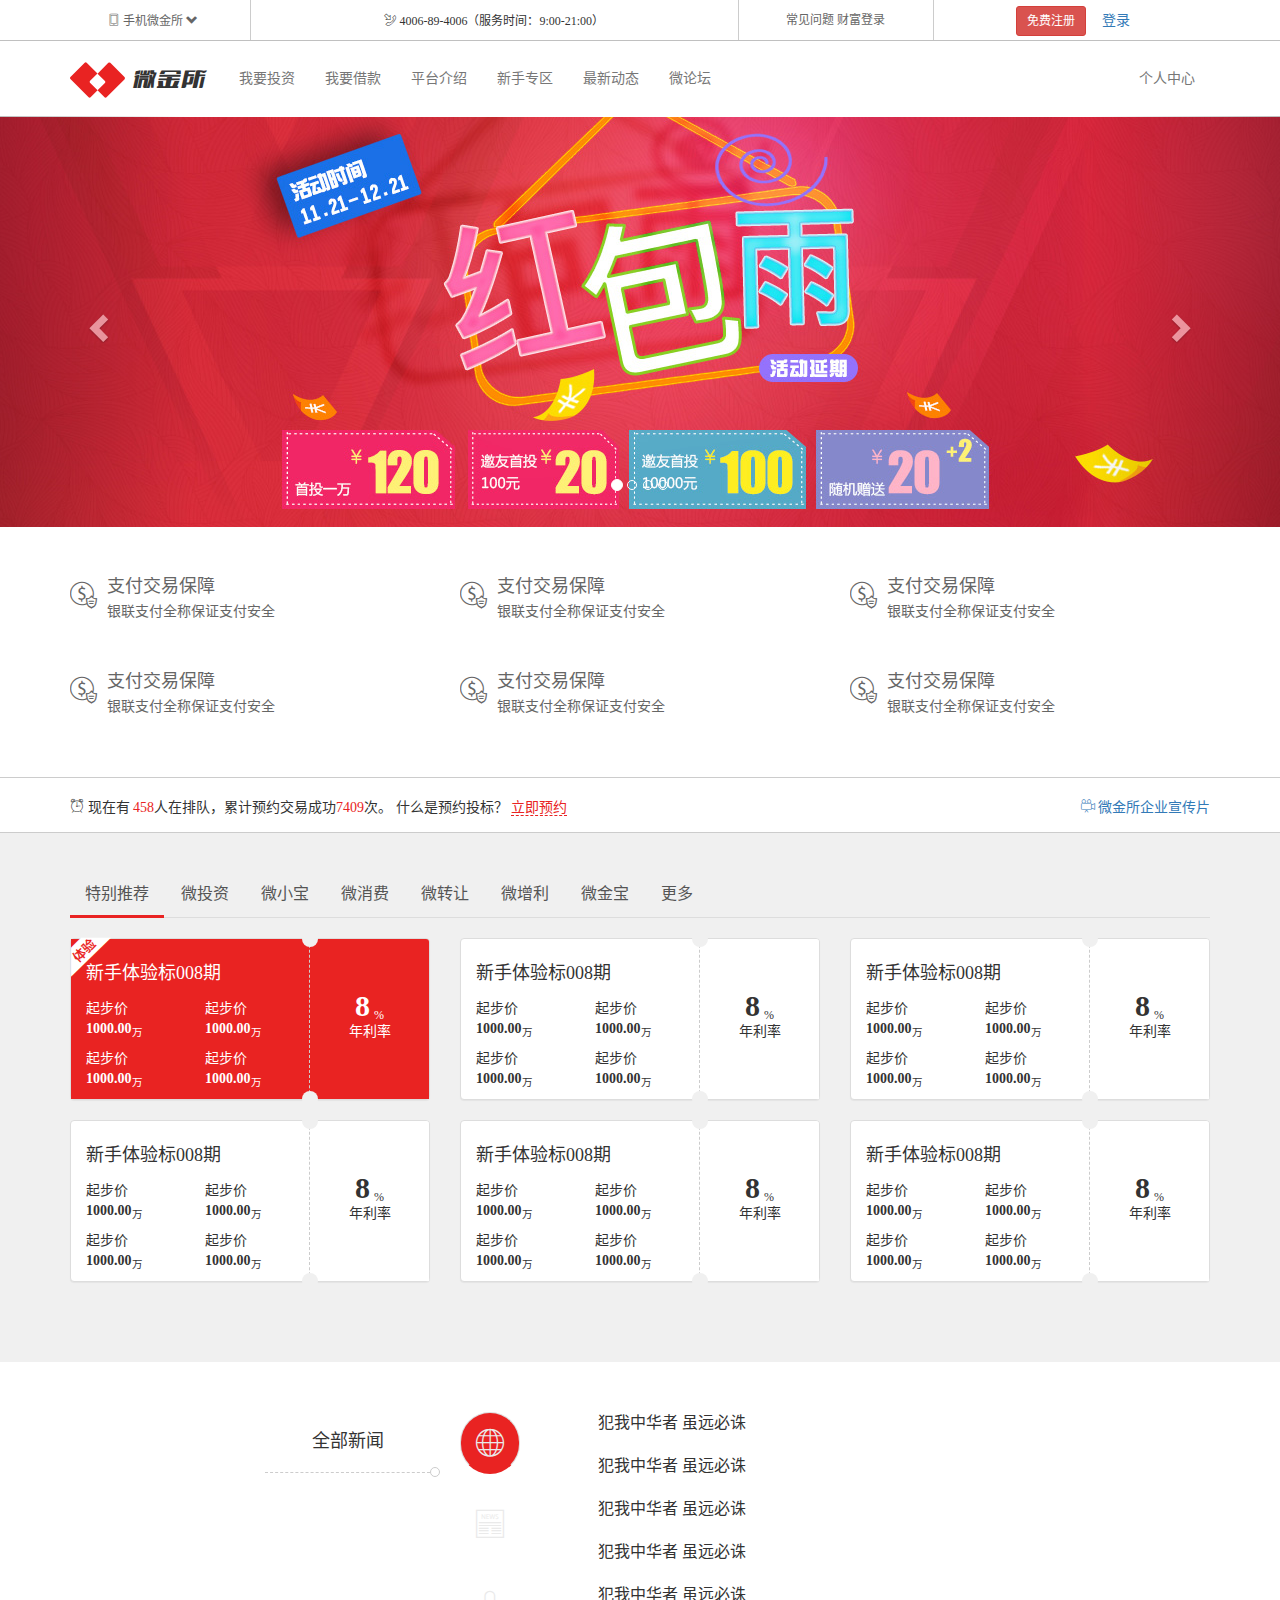
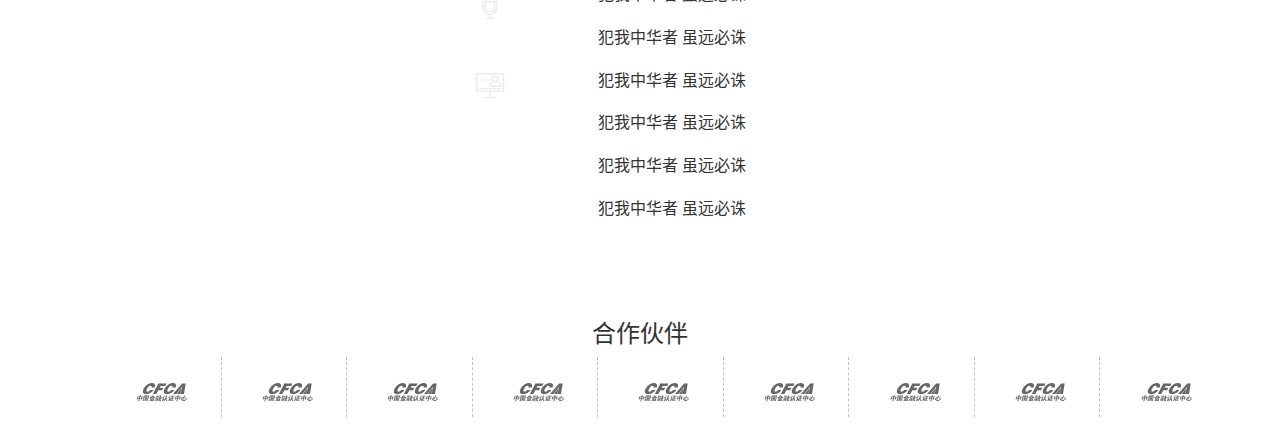
<file: index.html>
<!DOCTYPE html>
<html lang="zh-CN">

<head>
    <meta charset="utf-8">
    <meta http-equiv="X-UA-Compatible" content="IE=edge">
    <meta name="viewport" content="width=device-width, initial-scale=1">
    <!-- 上述3个meta标签*必须*放在最前面，任何其他内容都*必须*跟随其后！ -->
    <title>微金所</title>
    <!-- 引入Bootstrap.css -->
    <link href="lib/bootstrap/css/bootstrap.css" rel="stylesheet">
    <link rel="stylesheet" href="css/index.css">
    <!-- HTML5 shiv and Respond.js for IE8 support of HTML5 elements and media queries -->
    <!-- WARNING: Respond.js doesn't work if you view the page via file:// -->
    <!--[if lt IE 9]>
    <script src="//cdn.bootcss.com/html5shiv/3.7.2/html5shiv.min.js"></script>
    <script src="//cdn.bootcss.com/respond.js/1.4.2/respond.min.js"></script>
    <![endif]-->
</head>

<body>
<!-- 头部开始 -->
<header id="header">
    <div class="topbar hidden-sm hidden-xs">
        <div class="container">
            <div class="row">
                <div class="col-md-2 text-center">
                    <a href="#" class="mobile-link">
                        <i class="icon-mobilephone"></i>
                        <span>手机微金所</span>
                        <i class="glyphicon glyphicon-chevron-down"></i>
                        <img src="img/c_06.jpg">
                    </a>
                </div>
                <div class="col-md-5 text-center">
                    <i class="icon-telephone"></i>
                    <span>4006-89-4006（服务时间：9:00-21:00）</span>
                </div>
                <div class="col-md-2 text-center">
                    <a href="#"><span>常见问题</span></a>
                    <a>
                        <span>财富登录</span>
                    </a>
                </div>
                <div class="col-md-3 text-center">
                    <button type="button" class="btn btn-danger btn-sm">免费注册</button>
                    <button type="button" class="btn btn-link">登录</button>
                </div>
            </div>
        </div>
    </div>
    <nav class="navbar navbar-lyy">
        <div class="container">
            <!-- Brand and toggle get grouped for better mobile display -->
            <div class="navbar-header">
                <button type="button" class="navbar-toggle collapsed" data-toggle="collapse"
                        data-target="#bs-example-navbar-collapse-1" aria-expanded="false">
                    <span class="sr-only">Toggle navigation</span>
                    <span class="icon-bar"></span>
                    <span class="icon-bar"></span>
                    <span class="icon-bar"></span>
                </button>
                <a class="navbar-brand" href="#">
                    <i class="icon-icon"></i>
                    <i class="icon-logo"></i>
                </a>
            </div>
            <!-- Collect the nav links, forms, and other content for toggling -->
            <div class="collapse navbar-collapse" id="bs-example-navbar-collapse-1">
                <ul class="nav navbar-nav">
                    <li>
                        <a href="#">我要投资
                            <!-- <span class="sr-only">(current)</span> -->
                        </a>
                    </li>
                    <li>
                        <a href="#">我要借款</a>
                    </li>
                    <li>
                        <a href="#">平台介绍</a>
                    </li>
                    <li>
                        <a href="#">新手专区</a>
                    </li>
                    <li>
                        <a href="#">最新动态</a>
                    </li>
                    <li>
                        <a href="#">微论坛</a>
                    </li>
                </ul>
                <ul class="nav navbar-nav navbar-right">
                    <li>
                        <a href="#">个人中心</a>
                    </li>
                </ul>
            </div>
            <!-- /.navbar-collapse -->
        </div>
        <!-- /.container-fluid -->
    </nav>
</header>
<!-- 广告轮播 -->
<section id="slide">
    <div id="carousel-example-generic" class="carousel slide" data-ride="carousel">
        <!-- Indicators -->
        <ol class="carousel-indicators">
            <li data-target="#carousel-example-generic" data-slide-to="0" class="active"></li>
            <li data-target="#carousel-example-generic" data-slide-to="1"></li>
            <li data-target="#carousel-example-generic" data-slide-to="2"></li>
            <li data-target="#carousel-example-generic" data-slide-to="3"></li>
        </ol>
        <!-- Wrapper for slides -->
        <div class="carousel-inner" role="listbox">
            <div class="item active" data-large-image="img/slide_01_2000x410.jpg"
                 data-small-image="img/slide_01_640x340.jpg">
                <!-- <img src="img/slide_01_2000x410.jpg">
                <div class="carousel-caption"></div> -->
            </div>
            <div class="item" data-large-image="img/slide_02_2000x410.jpg" data-small-image="img/slide_02_640x340.jpg">
                <!-- <img src="img/slide_01_640x340.jpg"> -->
                <!-- <div class="carousel-caption"></div> -->
            </div>
            <div class="item" data-large-image="img/slide_03_2000x410.jpg" data-small-image="img/slide_03_640x340.jpg">
                <!-- <img src="img/slide_03_2000x410.jpg">
                <div class="carousel-caption"></div> -->
            </div>
            <div class="item" data-large-image="img/slide_04_2000x410.jpg" data-small-image="img/slide_04_640x340.jpg">
                <!-- <img src="img/slide_04_2000x410.jpg">
                <div class="carousel-caption"></div> -->
            </div>
        </div>
        <!-- Controls -->
        <a class="left carousel-control" href="#carousel-example-generic" role="button" data-slide="prev">
            <span class="glyphicon glyphicon-chevron-left" aria-hidden="true"></span>
            <span class="sr-only">Previous</span>
        </a>
        <a class="right carousel-control" href="#carousel-example-generic" role="button" data-slide="next">
            <span class="glyphicon glyphicon-chevron-right" aria-hidden="true"></span>
            <span class="sr-only">Next</span>
        </a>
    </div>
</section>
<!-- 特色介绍 -->
<section id='feature'>
    <div class="container">
        <div class="row">
            <div class="col-md-4 col-sm-6">
                <a href="#">
                    <div class="media">
                        <div class="media-left">
                            <i class="icon-uniE907"></i>
                        </div>
                        <div class="media-body">
                            <h4 class="media-heading">支付交易保障</h4>

                            <p>银联支付全称保证支付安全</p>
                        </div>
                    </div>
                </a>
            </div>
            <div class="col-md-4 col-sm-6">
                <a href="#">
                    <div class="media">
                        <div class="media-left">
                            <i class="icon-uniE907"></i>
                        </div>
                        <div class="media-body">
                            <h4 class="media-heading">支付交易保障</h4>

                            <p>银联支付全称保证支付安全</p>
                        </div>
                    </div>
                </a>
            </div>
            <div class="col-md-4 col-sm-6">
                <a href="#">
                    <div class="media">
                        <div class="media-left">
                            <i class="icon-uniE907"></i>
                        </div>
                        <div class="media-body">
                            <h4 class="media-heading">支付交易保障</h4>

                            <p>银联支付全称保证支付安全</p>
                        </div>
                    </div>
                </a>
            </div>
            <div class="col-md-4 col-sm-6">
                <a href="#">
                    <div class="media">
                        <div class="media-left">
                            <i class="icon-uniE907"></i>
                        </div>
                        <div class="media-body">
                            <h4 class="media-heading">支付交易保障</h4>

                            <p>银联支付全称保证支付安全</p>
                        </div>
                    </div>
                </a>
            </div>
            <div class="col-md-4 col-sm-6">
                <a href="#">
                    <div class="media">
                        <div class="media-left">
                            <i class="icon-uniE907"></i>
                        </div>
                        <div class="media-body">
                            <h4 class="media-heading">支付交易保障</h4>

                            <p>银联支付全称保证支付安全</p>
                        </div>
                    </div>
                </a>
            </div>
            <div class="col-md-4 col-sm-6">
                <a href="#">
                    <div class="media">
                        <div class="media-left">
                            <i class="icon-uniE907"></i>
                        </div>
                        <div class="media-body">
                            <h4 class="media-heading">支付交易保障</h4>

                            <p>银联支付全称保证支付安全</p>
                        </div>
                    </div>
                </a>
            </div>
        </div>
    </div>
</section>
<!-- 立即预约 -->
<section id="booking" class="hidden-xs">
    <div class="container">
        <p class="pull-left">
            <i class="icon-uniE906"></i> 现在有
            <span>458</span>人在排队，累计预约交易成功<span>7409</span>次。 什么是预约投标？
            <a href="#">立即预约</a>
        </p>

        <p class="pull-right">
            <a href="#"><i class="icon-uniE905"></i>
                微金所企业宣传片</a>
        </p>
    </div>
</section>
<!-- 产品推荐 -->
<section id="products">
    <div class="container">
        <!-- Nav tabs -->
        <div class="ul-wapper">
            <ul class="nav nav-tabs" role="tablist">
                <li role="presentation" class="active"><a href="#home" aria-controls="home" role="tab"
                                                          data-toggle="tab">特别推荐</a></li>
                <li role="presentation"><a href="#profile" aria-controls="profile" role="tab" data-toggle="tab">微投资</a>
                </li>
                <li role="presentation"><a href="#messages" aria-controls="messages" role="tab"
                                           data-toggle="tab">微小宝</a></li>
                <li role="presentation"><a href="#settings" aria-controls="settings" role="tab"
                                           data-toggle="tab">微消费</a></li>
                <li role="presentation"><a href="#settings" aria-controls="settings" role="tab"
                                           data-toggle="tab">微转让</a></li>
                <li role="presentation"><a href="#settings" aria-controls="settings" role="tab"
                                           data-toggle="tab">微增利</a></li>
                <li role="presentation"><a href="#settings" aria-controls="settings" role="tab"
                                           data-toggle="tab">微金宝</a></li>
                <li role="presentation"><a href="#settings" aria-controls="settings" role="tab" data-toggle="tab">更多</a>
                </li>
            </ul>
        </div>
        <!-- Tab panes -->
        <div class="tab-content">
            <div role="tabpanel" class="tab-pane fade in active" id="home">
                <div class="row">
                    <div class="col-md-4 col-sm-6">
                        <div class="panel panel-default red">
                            <div class="panel-heading">
                                <h3 class="panel-title">
                                    <strong>8</strong>
                                    <sub>%</sub>
                                </h3>

                                <p class="text-center">年利率</p>
                            </div>
                            <div class="panel-body">
                                <h4>新手体验标008期</h4>

                                <div class="row">
                                    <div class="col-xs-6">
                                        <p>起步价</p>

                                        <p><strong>1000.00</strong><sub>万</sub></p>
                                    </div>
                                    <div class="col-xs-6">
                                        <p>起步价</p>

                                        <p><strong>1000.00</strong><sub>万</sub></p>
                                    </div>
                                    <div class="col-xs-6">
                                        <p>起步价</p>

                                        <p><strong>1000.00</strong><sub>万</sub></p>
                                    </div>
                                    <div class="col-xs-6">
                                        <p>起步价</p>

                                        <p><strong>1000.00</strong><sub>万</sub></p>
                                    </div>
                                </div>
                            </div>
                        </div>
                    </div>
                    <div class="col-md-4 col-sm-6">
                        <div class="panel panel-default">
                            <div class="panel-heading">
                                <h3 class="panel-title">
                                    <strong>8</strong>
                                    <sub>%</sub>
                                </h3>

                                <p class="text-center">年利率</p>
                            </div>
                            <div class="panel-body">
                                <h4>新手体验标008期</h4>

                                <div class="row">
                                    <div class="col-xs-6">
                                        <p>起步价</p>

                                        <p><strong>1000.00</strong><sub>万</sub></p>
                                    </div>
                                    <div class="col-xs-6">
                                        <p>起步价</p>

                                        <p><strong>1000.00</strong><sub>万</sub></p>
                                    </div>
                                    <div class="col-xs-6">
                                        <p>起步价</p>

                                        <p><strong>1000.00</strong><sub>万</sub></p>
                                    </div>
                                    <div class="col-xs-6">
                                        <p>起步价</p>

                                        <p><strong>1000.00</strong><sub>万</sub></p>
                                    </div>
                                </div>
                            </div>
                        </div>
                    </div>
                    <div class="col-md-4 col-sm-6">
                        <div class="panel panel-default">
                            <div class="panel-heading">
                                <h3 class="panel-title">
                                    <strong>8</strong>
                                    <sub>%</sub>
                                </h3>

                                <p class="text-center">年利率</p>
                            </div>
                            <div class="panel-body">
                                <h4>新手体验标008期</h4>

                                <div class="row">
                                    <div class="col-xs-6">
                                        <p>起步价</p>

                                        <p><strong>1000.00</strong><sub>万</sub></p>
                                    </div>
                                    <div class="col-xs-6">
                                        <p>起步价</p>

                                        <p><strong>1000.00</strong><sub>万</sub></p>
                                    </div>
                                    <div class="col-xs-6">
                                        <p>起步价</p>

                                        <p><strong>1000.00</strong><sub>万</sub></p>
                                    </div>
                                    <div class="col-xs-6">
                                        <p>起步价</p>

                                        <p><strong>1000.00</strong><sub>万</sub></p>
                                    </div>
                                </div>
                            </div>
                        </div>
                    </div>
                    <div class="col-md-4 col-sm-6">
                        <div class="panel panel-default">
                            <div class="panel-heading">
                                <h3 class="panel-title">
                                    <strong>8</strong>
                                    <sub>%</sub>
                                </h3>

                                <p class="text-center">年利率</p>
                            </div>
                            <div class="panel-body">
                                <h4>新手体验标008期</h4>

                                <div class="row">
                                    <div class="col-xs-6">
                                        <p>起步价</p>

                                        <p><strong>1000.00</strong><sub>万</sub></p>
                                    </div>
                                    <div class="col-xs-6">
                                        <p>起步价</p>

                                        <p><strong>1000.00</strong><sub>万</sub></p>
                                    </div>
                                    <div class="col-xs-6">
                                        <p>起步价</p>

                                        <p><strong>1000.00</strong><sub>万</sub></p>
                                    </div>
                                    <div class="col-xs-6">
                                        <p>起步价</p>

                                        <p><strong>1000.00</strong><sub>万</sub></p>
                                    </div>
                                </div>
                            </div>
                        </div>
                    </div>
                    <div class="col-md-4 col-sm-6">
                        <div class="panel panel-default">
                            <div class="panel-heading">
                                <h3 class="panel-title">
                                    <strong>8</strong>
                                    <sub>%</sub>
                                </h3>

                                <p class="text-center">年利率</p>
                            </div>
                            <div class="panel-body">
                                <h4>新手体验标008期</h4>

                                <div class="row">
                                    <div class="col-xs-6">
                                        <p>起步价</p>

                                        <p><strong>1000.00</strong><sub>万</sub></p>
                                    </div>
                                    <div class="col-xs-6">
                                        <p>起步价</p>

                                        <p><strong>1000.00</strong><sub>万</sub></p>
                                    </div>
                                    <div class="col-xs-6">
                                        <p>起步价</p>

                                        <p><strong>1000.00</strong><sub>万</sub></p>
                                    </div>
                                    <div class="col-xs-6">
                                        <p>起步价</p>

                                        <p><strong>1000.00</strong><sub>万</sub></p>
                                    </div>
                                </div>
                            </div>
                        </div>
                    </div>
                    <div class="col-md-4 col-sm-6">
                        <div class="panel panel-default">
                            <div class="panel-heading">
                                <h3 class="panel-title">
                                    <strong>8</strong>
                                    <sub>%</sub>
                                </h3>

                                <p class="text-center">年利率</p>
                            </div>
                            <div class="panel-body">
                                <h4>新手体验标008期</h4>

                                <div class="row">
                                    <div class="col-xs-6">
                                        <p>起步价</p>

                                        <p><strong>1000.00</strong><sub>万</sub></p>
                                    </div>
                                    <div class="col-xs-6">
                                        <p>起步价</p>

                                        <p><strong>1000.00</strong><sub>万</sub></p>
                                    </div>
                                    <div class="col-xs-6">
                                        <p>起步价</p>

                                        <p><strong>1000.00</strong><sub>万</sub></p>
                                    </div>
                                    <div class="col-xs-6">
                                        <p>起步价</p>

                                        <p><strong>1000.00</strong><sub>万</sub></p>
                                    </div>
                                </div>
                            </div>
                        </div>
                    </div>
                </div>
            </div>
            <div role="tabpanel" class="tab-pane fade" id="profile">
                <div class="row">
                    <div class="col-md-4 col-sm-6">
                        <div class="panel panel-default red">
                            <div class="panel-heading">
                                <h3 class="panel-title">
                                    <strong>8</strong>
                                    <sub>%</sub>
                                </h3>

                                <p class="text-center">年利率</p>
                            </div>
                            <div class="panel-body">
                                <h4>新手体验标008期</h4>

                                <div class="row">
                                    <div class="col-xs-6">
                                        <p>起步价</p>

                                        <p><strong>1000.00</strong><sub>万</sub></p>
                                    </div>
                                    <div class="col-xs-6">
                                        <p>起步价</p>

                                        <p><strong>1000.00</strong><sub>万</sub></p>
                                    </div>
                                    <div class="col-xs-6">
                                        <p>起步价</p>

                                        <p><strong>1000.00</strong><sub>万</sub></p>
                                    </div>
                                    <div class="col-xs-6">
                                        <p>起步价</p>

                                        <p><strong>1000.00</strong><sub>万</sub></p>
                                    </div>
                                </div>
                            </div>
                        </div>
                    </div>
                    <div class="col-md-4 col-sm-6">
                        <div class="panel panel-default">
                            <div class="panel-heading">
                                <h3 class="panel-title">
                                    <strong>8</strong>
                                    <sub>%</sub>
                                </h3>

                                <p class="text-center">年利率</p>
                            </div>
                            <div class="panel-body">
                                <h4>新手体验标008期</h4>

                                <div class="row">
                                    <div class="col-xs-6">
                                        <p>起步价</p>

                                        <p><strong>1000.00</strong><sub>万</sub></p>
                                    </div>
                                    <div class="col-xs-6">
                                        <p>起步价</p>

                                        <p><strong>1000.00</strong><sub>万</sub></p>
                                    </div>
                                    <div class="col-xs-6">
                                        <p>起步价</p>

                                        <p><strong>1000.00</strong><sub>万</sub></p>
                                    </div>
                                    <div class="col-xs-6">
                                        <p>起步价</p>

                                        <p><strong>1000.00</strong><sub>万</sub></p>
                                    </div>
                                </div>
                            </div>
                        </div>
                    </div>
                    <div class="col-md-4 col-sm-6">
                        <div class="panel panel-default">
                            <div class="panel-heading">
                                <h3 class="panel-title">
                                    <strong>8</strong>
                                    <sub>%</sub>
                                </h3>

                                <p class="text-center">年利率</p>
                            </div>
                            <div class="panel-body">
                                <h4>新手体验标008期</h4>

                                <div class="row">
                                    <div class="col-xs-6">
                                        <p>起步价</p>

                                        <p><strong>1000.00</strong><sub>万</sub></p>
                                    </div>
                                    <div class="col-xs-6">
                                        <p>起步价</p>

                                        <p><strong>1000.00</strong><sub>万</sub></p>
                                    </div>
                                    <div class="col-xs-6">
                                        <p>起步价</p>

                                        <p><strong>1000.00</strong><sub>万</sub></p>
                                    </div>
                                    <div class="col-xs-6">
                                        <p>起步价</p>

                                        <p><strong>1000.00</strong><sub>万</sub></p>
                                    </div>
                                </div>
                            </div>
                        </div>
                    </div>
                </div>
            </div>
            <div role="tabpanel" class="tab-pane fade" id="messages"></div>
            <div role="tabpanel" class="tab-pane fade" id="settings">...</div>
        </div>
    </div>
</section>
<!-- 新闻版块 -->
<section id="news">
    <div class="container">
        <div class="row">
            <div class="col-md-2 col-md-offset-2">
                <h4 class="news-title text-center">全部新闻</h4>
            </div>
            <div class="col-md-1">
                <ul class="nav nav-tabs" role="tablist">
                    <li role="presentation" class="active"><a href="#new1" aria-controls="home" role="tab"
                                                              data-toggle="tab"><i class="icon-news01"></i></a></li>
                    <li role="presentation"><a href="#new2" aria-controls="profile" role="tab" data-toggle="tab"><i
                            class="icon-news02"></i></a></li>
                    <li role="presentation"><a href="#new3" aria-controls="messages" role="tab" data-toggle="tab"><i
                            class="icon-news03"></i></a></li>
                    <li role="presentation"><a href="#new4" aria-controls="settings" role="tab" data-toggle="tab"><i
                            class="icon-news04"></i></a></li>
                </ul>
            </div>
            <div class="col-md-7">
                <div class="tab-content">
                    <div role="tabpanel" class="tab-pane fade in active" id="new1">
                        <ul>
                            <li>犯我中华者 虽远必诛</li>
                            <li>犯我中华者 虽远必诛</li>
                            <li>犯我中华者 虽远必诛</li>
                            <li>犯我中华者 虽远必诛</li>
                            <li>犯我中华者 虽远必诛</li>
                            <li>犯我中华者 虽远必诛</li>
                            <li>犯我中华者 虽远必诛</li>
                            <li>犯我中华者 虽远必诛</li>
                            <li>犯我中华者 虽远必诛</li>
                            <li>犯我中华者 虽远必诛</li>
                        </ul>
                    </div>
                    <div role="tabpanel" class="tab-pane fade" id="new2">
                        <ul>
                            <li>犯我中华者 虽远必诛</li>
                            <li>犯我中华者 虽远必诛</li>
                            <li>犯我中华者 虽远必诛</li>
                            <li>犯我中华者 虽远必诛</li>
                            <li>犯我中华者 虽远必诛</li>
                            <li>犯我中华者 虽远必诛</li>
                            <li>犯我中华者 虽远必诛</li>
                            <li>犯我中华者 虽远必诛</li>
                            <li>犯我中华者 虽远必诛</li>
                            <li>犯我中华者 虽远必诛</li>
                        </ul>
                    </div>
                    <div role="tabpanel" class="tab-pane fade" id="new3">
                        <ul>
                            <li>犯我中华者 虽远必诛</li>
                            <li>犯我中华者 虽远必诛</li>
                            <li>犯我中华者 虽远必诛</li>
                            <li>犯我中华者 虽远必诛</li>
                            <li>犯我中华者 虽远必诛</li>
                            <li>犯我中华者 虽远必诛</li>
                            <li>犯我中华者 虽远必诛</li>
                            <li>犯我中华者 虽远必诛</li>
                            <li>犯我中华者 虽远必诛</li>
                            <li>犯我中华者 虽远必诛</li>
                        </ul>
                    </div>
                    <div role="tabpanel" class="tab-pane fade" id="new4">
                        <ul>
                            <li>犯我中华者 虽远必诛</li>
                            <li>犯我中华者 虽远必诛</li>
                            <li>犯我中华者 虽远必诛</li>
                            <li>犯我中华者 虽远必诛</li>
                            <li>犯我中华者 虽远必诛</li>
                            <li>犯我中华者 虽远必诛</li>
                            <li>犯我中华者 虽远必诛</li>
                            <li>犯我中华者 虽远必诛</li>
                            <li>犯我中华者 虽远必诛</li>
                            <li>犯我中华者 虽远必诛</li>
                        </ul>
                    </div>
                </div>
            </div>
        </div>
    </div>
</section>
<!-- 底部开始 -->
<footer id="partner" class="hidden-xs">
    <div class="container">
        <div class="row">
            <h3 class="title text-center">合作伙伴</h3>
            <ul>
                <li><a href=""><i class="icon-uniE931"></i></a></li>
                <li><a href=""><i class="icon-uniE931"></i></a></li>
                <li><a href=""><i class="icon-uniE931"></i></a></li>
                <li><a href=""><i class="icon-uniE931"></i></a></li>
                <li><a href=""><i class="icon-uniE931"></i></a></li>
                <li><a href=""><i class="icon-uniE931"></i></a></li>
                <li><a href=""><i class="icon-uniE931"></i></a></li>
                <li><a href=""><i class="icon-uniE931"></i></a></li>
                <li><a href=""><i class="icon-uniE931"></i></a></li>
            </ul>
        </div>
    </div>
</footer>
<!-- 底部结束 -->
<!-- jQuery (necessary for Bootstrap's JavaScript plugins) -->
<script src="lib/jquery/jquery.js"></script>
<!-- Include all compiled plugins (below), or include individual files as needed -->
<script src="lib/bootstrap/js/bootstrap.js"></script>
<script src="js/index.js"></script>
</body>
</html>
</file>
<file: css/index.css>
@font-face {
    /* 我们将要定义的字体的名字 */
    font-family: 'itcast';
    /* 我们这个字体对应的字体文件 format是声明这个字体文件的格式  */
    src: url(../fonts/MiFie-Web-Font.ttf) format("truetype"), url(../fonts/MiFie-Web-Font.svg) format("svg"), url(../fonts/MiFie-Web-Font.woff) format("woff");
}


/* 一定要记得使用字体图标首先得使用这个字体
然后记得在伪元素里面加上这个图标对应的编码 */

.icon-mobilephone::before {
    font-family: 'itcast';
    font-style: normal;
    content: "\e908";
}

.icon-telephone::before {
    font-family: 'itcast';
    font-style: normal;
    content: "\e909";
}

body {
    font-family: "microsoft yahei";
}


/* 头部 */

#header {}

#header > .topbar {
    border-bottom: 1px solid #c0c0c0;
}

#header > .topbar > .container {}

#header > .topbar > .container >.row {
    height: 40px;
    line-height: 40px;
    font-size: 12px;
}

#header > .topbar > .container >.row a {
    color: #666;
}

#header > .topbar > .container >.row .mobile-link > img {
    position: absolute;
    top: 30px;
    left: 50%;
    margin-left: -60px;
    display: none;
    z-index: 9;
}

#header > .topbar > .container > .row .mobile-link:hover > img {
    display: block;
}

#header > .topbar > .container > .row > div {
    height: 40px;
    border-left: 1px solid #ccc;
}

#header > .topbar > .container >.row > div:first-child {
    border-left: 0 none;
}

.icon-icon:before {
    font-family: 'itcast';
    font-style: normal;
    content: "\e920";
    color: #e92322;
    font-size: 55px;
    vertical-align: middle;
}

.icon-logo:before {
    font-family: 'itcast';
    font-style: normal;
    content: "\e93e";
    color: #333;
    font-size: 30px;
    vertical-align: middle;
}

.navbar {
    margin-bottom: 0;
}

.navbar-lyy {
    height: 75px;
}

.navbar-lyy .navbar-brand {
    color: #777;
    line-height: 43px;
    height: 75px;
}

.navbar-lyy .navbar-brand:hover,
.navbar-lyy .navbar-brand:focus {
    color: #5e5e5e;
    background-color: transparent;
}

.navbar-lyy .navbar-text {
    color: #777;
}

.navbar-lyy .navbar-nav > li > a {
    color: #777;
    line-height: 43px;
}

.navbar-lyy .navbar-nav > li > a:hover,
.navbar-lyy .navbar-nav > li > a:focus {
    /* color: #333; */
    background-color: transparent;
    border-bottom: 2px solid #e92322;
}

.navbar-lyy .navbar-nav > .active > a,
.navbar-lyy .navbar-nav > .active > a:hover,
.navbar-lyy .navbar-nav > .active > a:focus {
    /* color: #555; */
    /* background-color: #e7e7e7; */
}

.navbar-lyy .navbar-nav > .disabled > a,
.navbar-lyy .navbar-nav > .disabled > a:hover,
.navbar-lyy .navbar-nav > .disabled > a:focus {
    /* color: #ccc;
    background-color: transparent; */
}

.navbar-lyy .navbar-toggle {
    border-color: #ddd;
    margin-top: 24px;
}

.navbar-lyy .navbar-toggle:hover,
.navbar-lyy .navbar-toggle:focus {
    background-color: #ddd;
}

.navbar-lyy .navbar-toggle .icon-bar {
    background-color: #888;
}

.navbar-lyy .navbar-collapse,
.navbar-lyy .navbar-form {
    border-color: #e7e7e7;
}

.navbar-lyy .navbar-nav > .open > a,
.navbar-lyy .navbar-nav > .open > a:hover,
.navbar-lyy .navbar-nav > .open > a:focus {
    color: #555;
    background-color: #e7e7e7;
}

@media (max-width: 767px) {
    .navbar-lyy .navbar-nav .open .dropdown-menu > li > a {
        color: #777;
    }
    .navbar-lyy .navbar-nav .open .dropdown-menu > li > a:hover,
    .navbar-lyy .navbar-nav .open .dropdown-menu > li > a:focus {
        color: #333;
        background-color: transparent;
    }
    .navbar-lyy .navbar-nav .open .dropdown-menu > .active > a,
    .navbar-lyy .navbar-nav .open .dropdown-menu > .active > a:hover,
    .navbar-lyy .navbar-nav .open .dropdown-menu > .active > a:focus {
        color: #555;
        background-color: #e7e7e7;
    }
    .navbar-lyy .navbar-nav .open .dropdown-menu > .disabled > a,
    .navbar-lyy .navbar-nav .open .dropdown-menu > .disabled > a:hover,
    .navbar-lyy .navbar-nav .open .dropdown-menu > .disabled > a:focus {
        color: #ccc;
        background-color: transparent;
    }
}

.navbar-lyy .navbar-link {
    color: #777;
}

.navbar-lyy .navbar-link:hover {
    color: #333;
}

.navbar-lyy .btn-link {
    color: #777;
}

.navbar-lyy .btn-link:hover,
.navbar-lyy .btn-link:focus {
    color: #333;
}

.navbar-lyy .btn-link[disabled]:hover,
fieldset[disabled] .navbar-lyy .btn-link:hover,
.navbar-lyy .btn-link[disabled]:focus,
fieldset[disabled] .navbar-lyy .btn-link:focus {
    color: #ccc;
}


/* 轮播图 */

#slide .carousel .item {
    background-position: center center;
}

#slide .carousel .item img {
	width: 100%;
}

@media (min-width: 768px) {
    #slide .carousel .item {
        height: 410px;
    }
}


/* 特色介绍 */

#feature > .container > .row {
    padding: 30px 0;
}

#feature > .container > .row a {
    color: #666;
    text-decoration: none;
}

#feature > .container > .row a:hover {
    color: #e92322;
}

#feature > .container > .row .media {
    margin: 20px 0;
}

.icon-uniE907:before {
    font-family: "itcast";
    font-style: normal;
    content: "\e907";
    font-size: 27px;
}


/* 立即预约 */

#booking {
    border-top: 1px solid #ccc;
    border-bottom: 1px solid #ccc;
    height: 56px;
    line-height: 56px;
    overflow: hidden;
}

#booking .pull-left p {
    margin-bottom: 0;
}

#booking .pull-left a {
    color: #e92322;
    text-decoration: none;
    border-bottom: 1px dashed #e92322;
}

#booking .pull-left span {
    color: #e92322;
}

.icon-uniE906:before {
    font-family: "itcast";
    font-style: normal;
    content: "\e906";
}

.icon-uniE905:before {
    font-family: "itcast";
    font-style: normal;
    content: "\e905";
}


/* 产品推荐 */

#products {
    padding: 40px 0;
    background-color: #f0f0f0;
}

#products .nav-tabs li a {
    border: 0 none;
    background-color: #f0f0f0;
    font-size: 16px;
    color: #555;
}

#products .nav-tabs .active > a {
    border-bottom: 3px solid #e92322;
}

#products .tab-content {
    padding: 20px 0;
}

#products .tab-content .panel-heading {
    float: right;
    width: 120px;
    height: 160px;
    border-left: 1px dashed #ccc;
    border-bottom: 0 none;
    position: relative;
    background-color: #fff;
}

#products .tab-content .panel-heading:before {
    content: "";
    width: 16px;
    height: 16px;
    background-color: #f0f0f0;
    border-radius: 50%;
    position: absolute;
    bottom: -8px;
    left: -8px;
}

#products .tab-content .panel-heading:after {
    content: "";
    width: 16px;
    height: 16px;
    background-color: #f0f0f0;
    border-radius: 50%;
    position: absolute;
    top: -8px;
    left: -8px;
}

#products .tab-content .row .panel-default.red > .panel-heading {
    background-color: #e92322;
    color: #fff;
}

#products .tab-content .row .panel-default.red > .panel-body {
    background-color: #e92322;
    color: #fff;
}

.panel-default.red:before {
    font-family: "itcast";
    content: "\e915";
    position: absolute;
    font-size: 40px;
    color: #fff;
    top: -9px;
}

#products .tab-content .panel-heading .panel-title {
    text-align: center;
    padding-top: 40px;
}

#products .tab-content .panel-heading .panel-title strong {
    font-size: 30px;
}

#products .tab-content .panel-body {
    margin-right: 120px;
    height: 160px;
}

#products .tab-content .panel-body .row .col-xs-6 {
    margin: 5px 0;
}

#products .tab-content .panel-body .row p {
    margin: 0;
}

#news {
    padding: 40px 0;
}

#news .row .col-md-1 .nav-tabs {
    border: 0 none;
}

#news .row h4 {
    border-bottom: 1px dashed #ccc;
    padding: 20px 0;
    position: relative;
}

#news .row h4:after {
    content: "";
    width: 10px;
    height: 10px;
    border: 1px solid #ccc;
    border-radius: 50%;
    position: absolute;
    bottom: -5px;
    right: -10px;
}

#news .row .col-md-1 ul>li>a {
    border-radius: 30px;
}

#news .row .col-md-1 .active a {
    background-color: #e92322;
}

#news .row .col-md-1 ul>li {
    padding: 10px 0;
}

#news .row .col-md-1 ul li i {
    display: block;
    font-style: normal;
}

.icon-news01:before {
    font-family: "itcast";
    content: "\e90e";
    font-size: 28px;
    color: #eaeaea;
}

.icon-news02:before {
    font-family: "itcast";
    content: "\e90f";
    font-size: 28px;
    color: #eaeaea;
}

.icon-news03:before {
    font-family: "itcast";
    content: "\e910";
    font-size: 28px;
    color: #eaeaea;
}

.icon-news04:before {
    font-family: "itcast";
    content: "\e911";
    font-size: 28px;
    color: #eaeaea;
}

#news .row .tab-content ul {
    list-style: none;
}

#news .row .tab-content ul li {
    padding: 10px 0;
    font-size: 16px;
}

.icon-uniE931:before {
    font-family: "itcast";
    content: "\e931";
    font-size: 50px;
}

#partner {
    padding: 20px 0;
}

#partner > .container ul {
    font-size: 0;
}

#partner .container ul > li {
    list-style: none;
    display: inline-block;
    width: calc(100%/9);
    text-align: center;
    border-left: 1px dashed #c0c0c0;
    height: 60px;
}

#partner .container ul > li:first-child {
    border-left: 0 none;
}

#partner .container ul li a {
    text-decoration: none;
    color: #666;
}

#partner .container ul li a:hover {
    color: #e92322;
}
</file>
